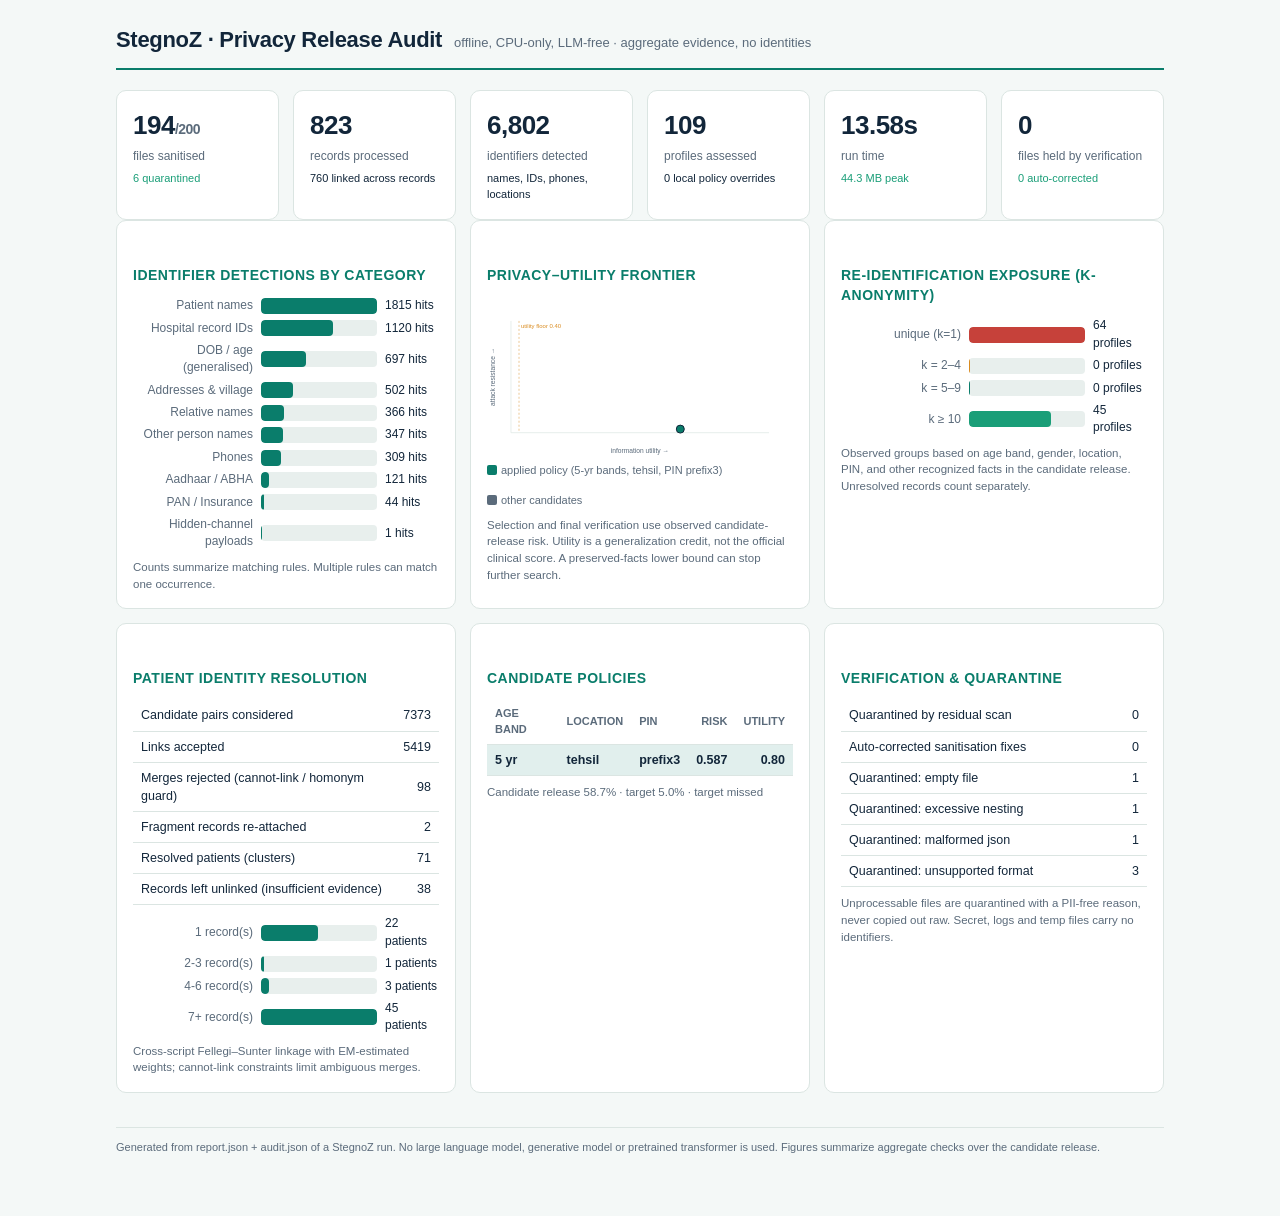
<file: dashboard/audit_sample.html>
<!doctype html><html lang="en"><head><meta charset="utf-8"><meta name="viewport" content="width=device-width,initial-scale=1"><title>StegnoZ Privacy Release</title><style>
:root{--ink:#12263a;--acc:#0a7d6b;--acc2:#1d6fb8;--mut:#5b6b7b;--bg:#f4f8f7;--card:#fff;
--line:#dbe5e2;--good:#1a9e78;--warn:#d98b1f;--bad:#c6413a;--grid:#e8efed}
@media(prefers-color-scheme:dark){:root:not([data-theme=light]){--ink:#e8eef2;--mut:#9fb0bd;
--bg:#0f1720;--card:#16202b;--line:#263340;--grid:#22303c}}
:root[data-theme=dark]{--ink:#e8eef2;--mut:#9fb0bd;--bg:#0f1720;--card:#16202b;--line:#263340;--grid:#22303c}
*{box-sizing:border-box}body{margin:0;background:var(--bg);color:var(--ink);
font-family:-apple-system,Segoe UI,Roboto,Helvetica,Arial,sans-serif;line-height:1.45}
.wrap{max-width:1080px;margin:0 auto;padding:24px 16px 60px}
header{display:flex;align-items:baseline;gap:12px;flex-wrap:wrap;border-bottom:2px solid var(--acc);
padding-bottom:12px;margin-bottom:20px}
h1{font-size:22px;margin:0;letter-spacing:-.3px}.tag{color:var(--mut);font-size:13px}
h2{font-size:14px;text-transform:uppercase;letter-spacing:.5px;color:var(--acc);margin:28px 0 12px}
.grid{display:grid;gap:14px}.kpis{grid-template-columns:repeat(auto-fit,minmax(150px,1fr))}
.cards{grid-template-columns:repeat(auto-fit,minmax(300px,1fr))}
.card{background:var(--card);border:1px solid var(--line);border-radius:10px;padding:16px}
.kpi .n{font-size:26px;font-weight:700;letter-spacing:-.5px}
.kpi .l{color:var(--mut);font-size:12px;margin-top:3px}
.kpi .s{font-size:11px;margin-top:6px}
.ok{color:var(--good)}.wn{color:var(--warn)}.bd{color:var(--bad)}
.bar{display:flex;align-items:center;gap:8px;margin:5px 0;font-size:12px}
.bar .lab{width:120px;color:var(--mut);text-align:right;flex:none}
.bar .track{flex:1;background:var(--grid);border-radius:4px;height:16px;overflow:hidden}
.bar .fill{height:100%;background:var(--acc);border-radius:4px}
.bar .val{width:54px;flex:none;font-variant-numeric:tabular-nums}
table{width:100%;border-collapse:collapse;font-size:12.5px}
th,td{text-align:left;padding:6px 8px;border-bottom:1px solid var(--line)}
th{color:var(--mut);font-weight:600;font-size:11px;text-transform:uppercase}
td.n,th.n{text-align:right;font-variant-numeric:tabular-nums}
tr.pick{background:color-mix(in srgb,var(--acc) 12%,transparent);font-weight:600}
.pill{display:inline-block;padding:2px 8px;border-radius:20px;font-size:11px;font-weight:600}
.pill.g{background:color-mix(in srgb,var(--good) 18%,transparent);color:var(--good)}
.note{color:var(--mut);font-size:11.5px;margin-top:8px}
.foot{margin-top:34px;color:var(--mut);font-size:11px;border-top:1px solid var(--line);padding-top:12px}
svg{display:block;width:100%;height:auto}
.legend{display:flex;gap:14px;font-size:11px;color:var(--mut);margin-top:6px;flex-wrap:wrap}
.legend b{display:inline-block;width:10px;height:10px;border-radius:2px;margin-right:4px;vertical-align:-1px}
</style></head><body><div class="wrap"><header><h1>StegnoZ &middot; Privacy Release Audit</h1><span class="tag">offline, CPU-only, LLM-free &middot; aggregate evidence, no identities</span></header><div class="grid kpis"><div class="card kpi"><div class="n">194<span style="font-size:14px;color:var(--mut)">/200</span></div><div class="l">files sanitised</div><div class="s ok">6 quarantined</div></div><div class="card kpi"><div class="n">823</div><div class="l">records processed</div><div class="s ">760 linked across records</div></div><div class="card kpi"><div class="n">6,802</div><div class="l">identifiers detected</div><div class="s ">names, IDs, phones, locations</div></div><div class="card kpi"><div class="n">109</div><div class="l">profiles assessed</div><div class="s ">0 local policy overrides</div></div><div class="card kpi"><div class="n">13.58s</div><div class="l">run time</div><div class="s ok">44.3 MB peak</div></div><div class="card kpi"><div class="n">0</div><div class="l">files held by verification</div><div class="s ok">0 auto-corrected</div></div></div><div class="grid cards"><div class="card"><h2>Identifier detections by category</h2><div class="bar"><div class="lab">Patient names</div><div class="track"><div class="fill" style="width:100.0%"></div></div><div class="val">1815 hits</div></div><div class="bar"><div class="lab">Hospital record IDs</div><div class="track"><div class="fill" style="width:61.7%"></div></div><div class="val">1120 hits</div></div><div class="bar"><div class="lab">DOB / age (generalised)</div><div class="track"><div class="fill" style="width:38.4%"></div></div><div class="val">697 hits</div></div><div class="bar"><div class="lab">Addresses &amp; village</div><div class="track"><div class="fill" style="width:27.7%"></div></div><div class="val">502 hits</div></div><div class="bar"><div class="lab">Relative names</div><div class="track"><div class="fill" style="width:20.2%"></div></div><div class="val">366 hits</div></div><div class="bar"><div class="lab">Other person names</div><div class="track"><div class="fill" style="width:19.1%"></div></div><div class="val">347 hits</div></div><div class="bar"><div class="lab">Phones</div><div class="track"><div class="fill" style="width:17.0%"></div></div><div class="val">309 hits</div></div><div class="bar"><div class="lab">Aadhaar / ABHA</div><div class="track"><div class="fill" style="width:6.7%"></div></div><div class="val">121 hits</div></div><div class="bar"><div class="lab">PAN / Insurance</div><div class="track"><div class="fill" style="width:2.4%"></div></div><div class="val">44 hits</div></div><div class="bar"><div class="lab">Hidden-channel payloads</div><div class="track"><div class="fill" style="width:0.5%"></div></div><div class="val">1 hits</div></div><div class="note">Counts summarize matching rules. Multiple rules can match one occurrence.</div></div><div class="card"><h2>Privacy–utility frontier</h2><svg viewBox="0 0 460 240" role="img" aria-label="privacy versus utility frontier"><line x1="36" y1="204" x2="424" y2="204" stroke="var(--line)"/><line x1="36" y1="36" x2="36" y2="204" stroke="var(--line)"/><line x1="48.1" y1="36" x2="48.1" y2="204" stroke="var(--warn)" stroke-dasharray="3 3" opacity="0.7"/><text x="51.1" y="46" font-size="9" fill="var(--warn)">utility floor 0.40</text><circle cx="290.6" cy="198.6" r="6" fill="var(--acc)" stroke="var(--ink)" stroke-width="1.5"><title>age 5y · tehsil · PIN prefix3 — utility 0.80, resistance 0.41</title></circle><text x="230" y="234" font-size="10" fill="var(--mut)" text-anchor="middle">information utility →</text><text x="12" y="120" font-size="10" fill="var(--mut)" text-anchor="middle" transform="rotate(-90 12 120)">attack resistance →</text></svg><div class="legend"><span><b style="background:var(--acc)"></b>applied policy (5-yr bands, tehsil, PIN prefix3)</span><span><b style="background:var(--mut)"></b>other candidates</span></div><div class="note">Selection and final verification use observed candidate-release risk. Utility is a generalization credit, not the official clinical score. A preserved-facts lower bound can stop further search.</div></div><div class="card"><h2>Re-identification exposure (k-anonymity)</h2><div class="bar"><div class="lab">unique (k=1)</div><div class="track"><div class="fill" style="width:100.0%;background:var(--bad)"></div></div><div class="val">64 profiles</div></div><div class="bar"><div class="lab">k = 2–4</div><div class="track"><div class="fill" style="width:0.5%;background:var(--warn)"></div></div><div class="val">0 profiles</div></div><div class="bar"><div class="lab">k = 5–9</div><div class="track"><div class="fill" style="width:0.5%;background:var(--acc)"></div></div><div class="val">0 profiles</div></div><div class="bar"><div class="lab">k ≥ 10</div><div class="track"><div class="fill" style="width:70.3%;background:var(--good)"></div></div><div class="val">45 profiles</div></div><div class="note">Observed groups based on age band, gender, location, PIN, and other recognized facts in the candidate release. Unresolved records count separately.</div></div><div class="card"><h2>Patient identity resolution</h2><table><tr><td>Candidate pairs considered</td><td class="n">7373</td></tr><tr><td>Links accepted</td><td class="n">5419</td></tr><tr><td>Merges rejected (cannot-link / homonym guard)</td><td class="n">98</td></tr><tr><td>Fragment records re-attached</td><td class="n">2</td></tr><tr><td>Resolved patients (clusters)</td><td class="n">71</td></tr><tr><td>Records left unlinked (insufficient evidence)</td><td class="n">38</td></tr></table><div style="margin-top:10px"><div class="bar"><div class="lab">1 record(s)</div><div class="track"><div class="fill" style="width:48.9%"></div></div><div class="val">22 patients</div></div><div class="bar"><div class="lab">2-3 record(s)</div><div class="track"><div class="fill" style="width:2.2%"></div></div><div class="val">1 patients</div></div><div class="bar"><div class="lab">4-6 record(s)</div><div class="track"><div class="fill" style="width:6.7%"></div></div><div class="val">3 patients</div></div><div class="bar"><div class="lab">7+ record(s)</div><div class="track"><div class="fill" style="width:100.0%"></div></div><div class="val">45 patients</div></div></div><div class="note">Cross-script Fellegi–Sunter linkage with EM-estimated weights; cannot-link constraints limit ambiguous merges.</div></div><div class="card"><h2>Candidate policies</h2><table><tr><th>Age band</th><th>Location</th><th>PIN</th><th class="n">Risk</th><th class="n">Utility</th></tr><tr class="pick"><td>5 yr</td><td>tehsil</td><td>prefix3</td><td class="n">0.587</td><td class="n">0.80</td></tr></table><div class="note">Candidate release 58.7% · target 5.0% · target missed</div></div><div class="card"><h2>Verification &amp; quarantine</h2><table><tr><td>Quarantined by residual scan</td><td class="n">0</td></tr><tr><td>Auto-corrected sanitisation fixes</td><td class="n">0</td></tr><tr><td>Quarantined: empty file</td><td class="n">1</td></tr><tr><td>Quarantined: excessive nesting</td><td class="n">1</td></tr><tr><td>Quarantined: malformed json</td><td class="n">1</td></tr><tr><td>Quarantined: unsupported format</td><td class="n">3</td></tr></table><div class="note">Unprocessable files are quarantined with a PII-free reason, never copied out raw. Secret, logs and temp files carry no identifiers.</div></div></div><div class="foot">Generated from report.json + audit.json of a StegnoZ run. No large language model, generative model or pretrained transformer is used. Figures summarize aggregate checks over the candidate release.</div></div></body></html>
</file>
